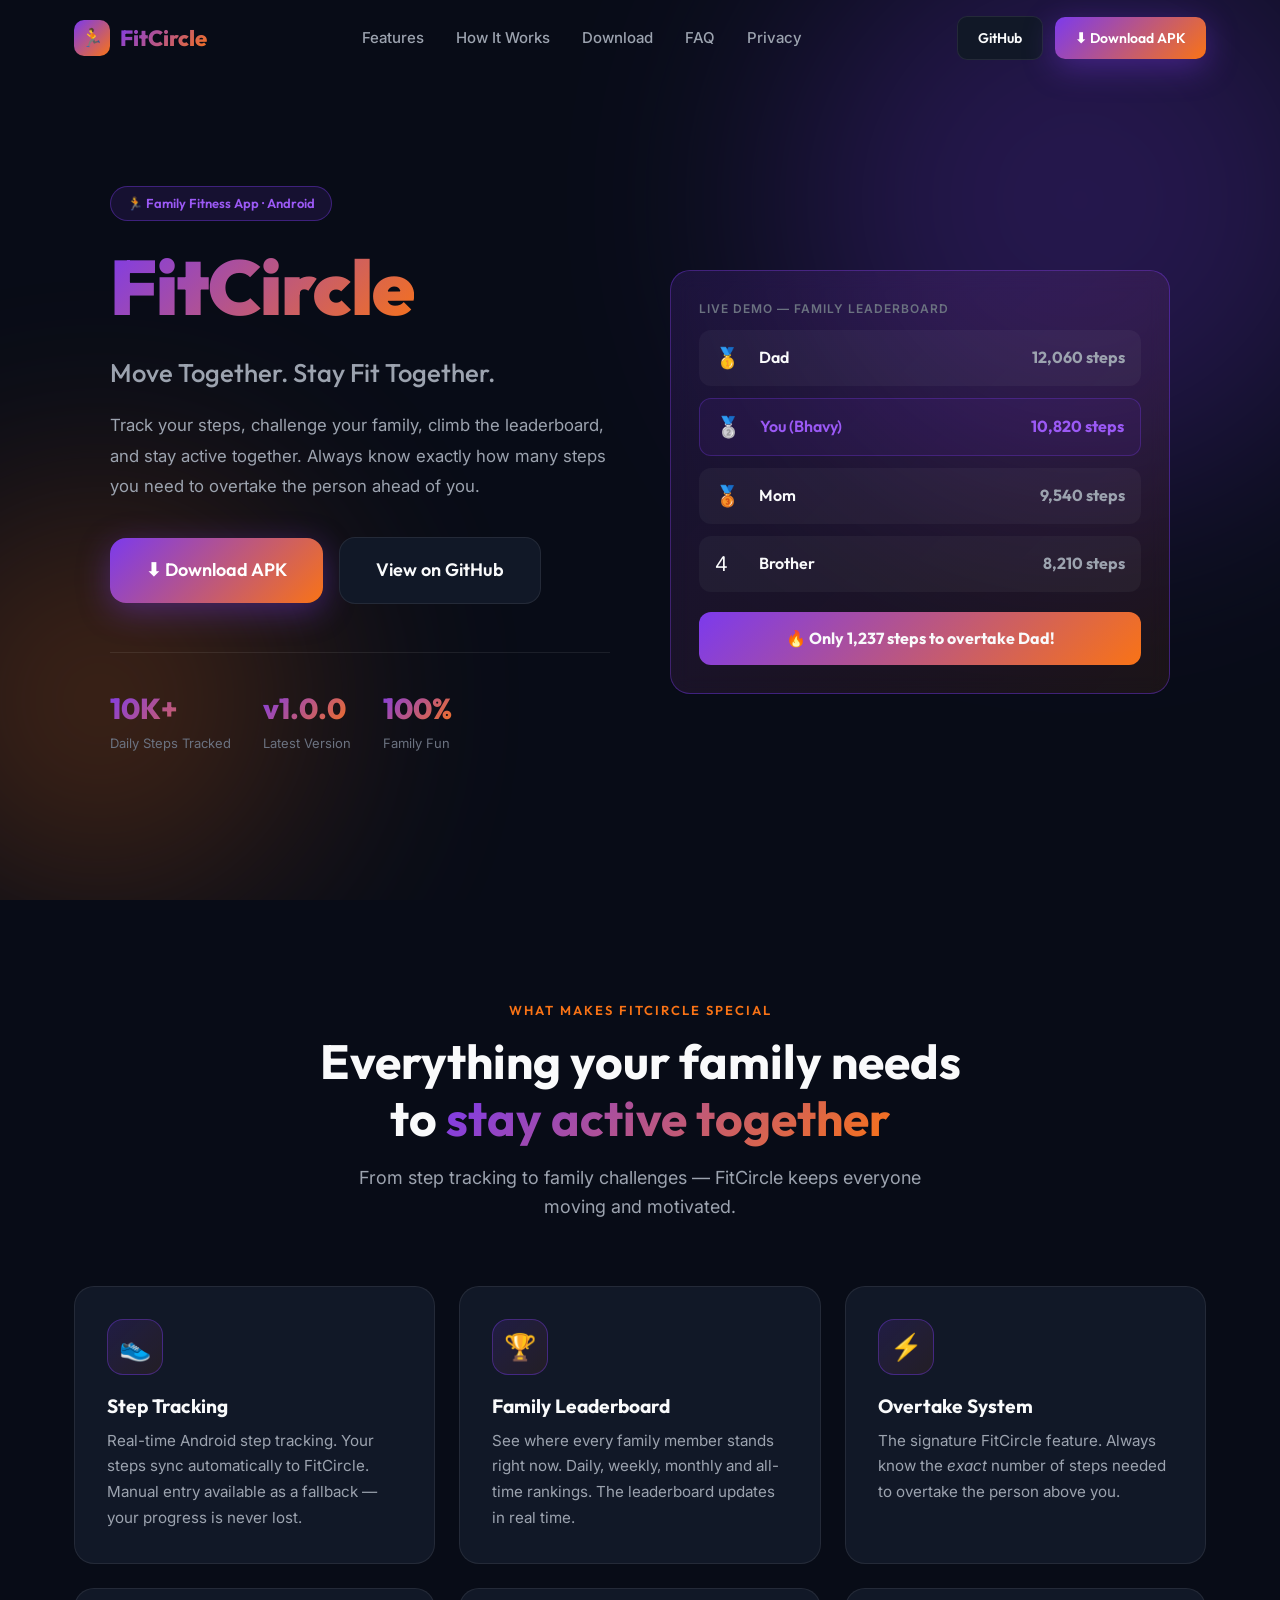
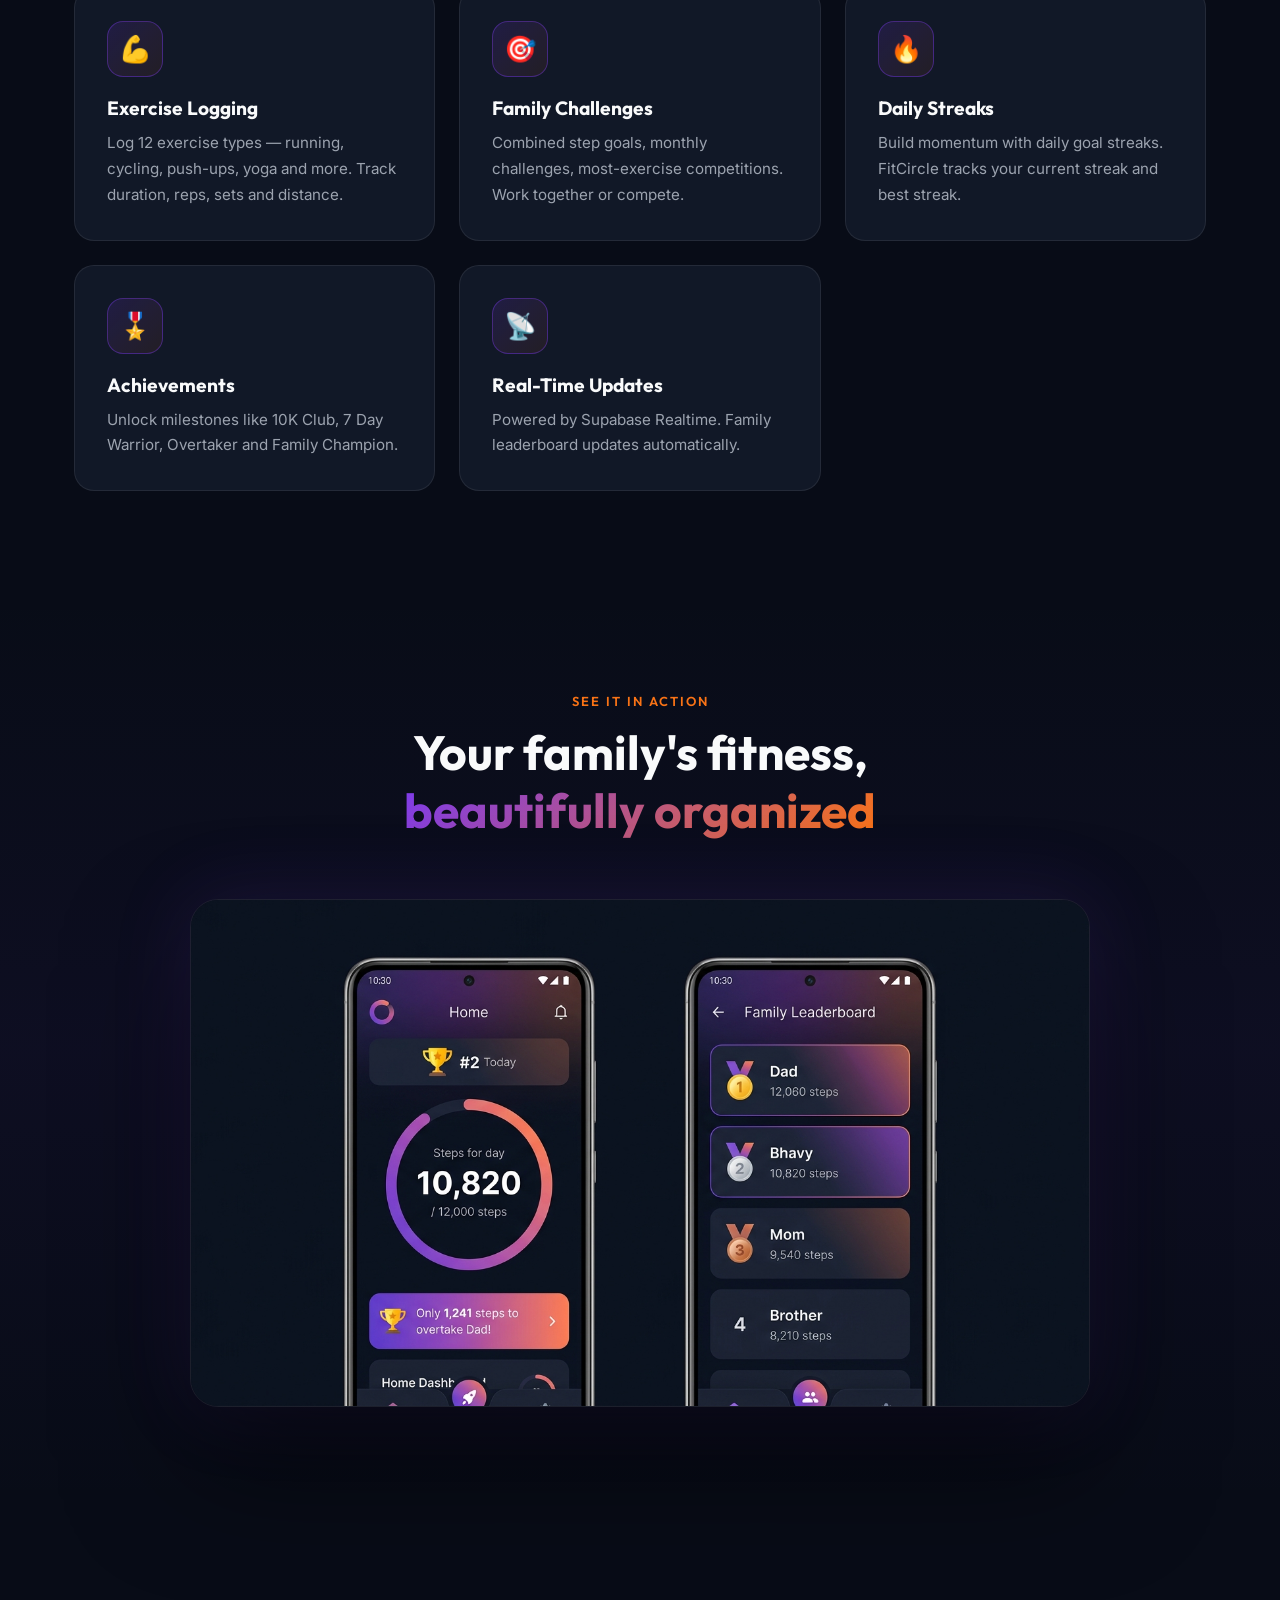
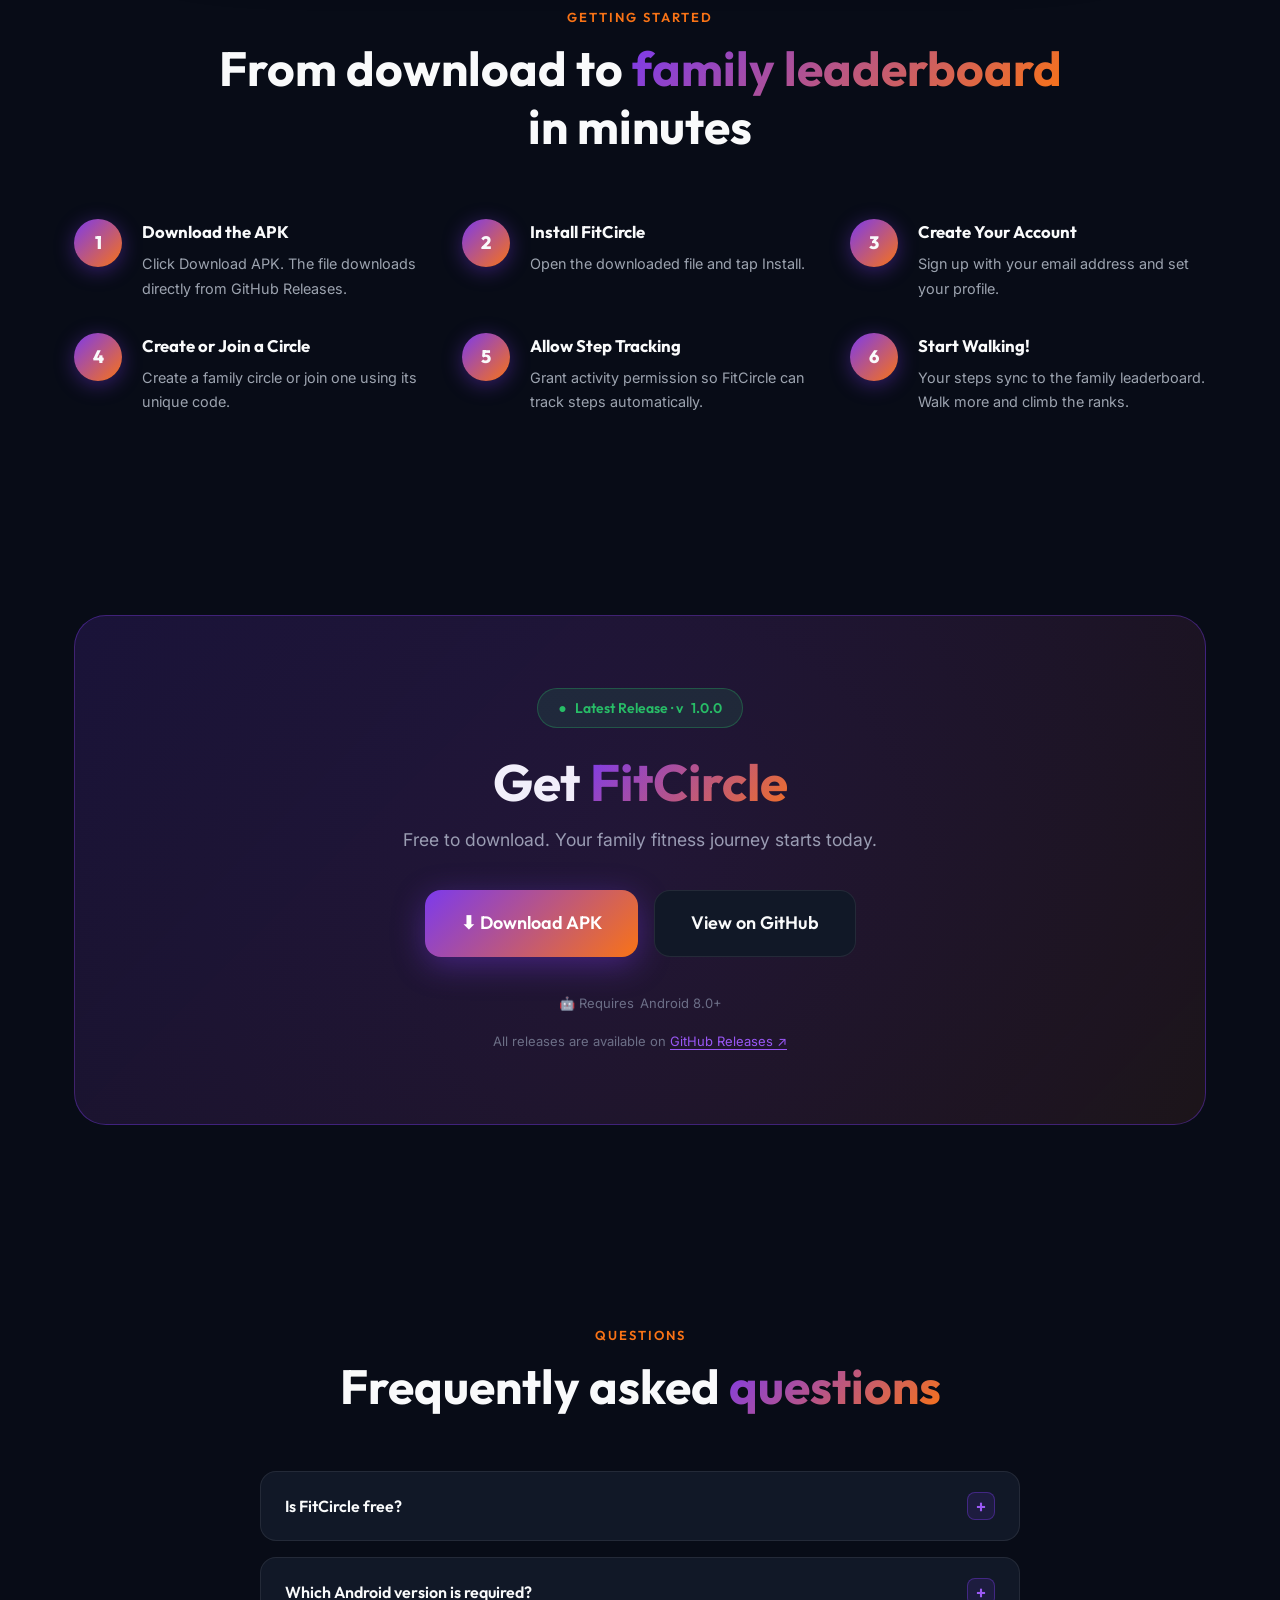
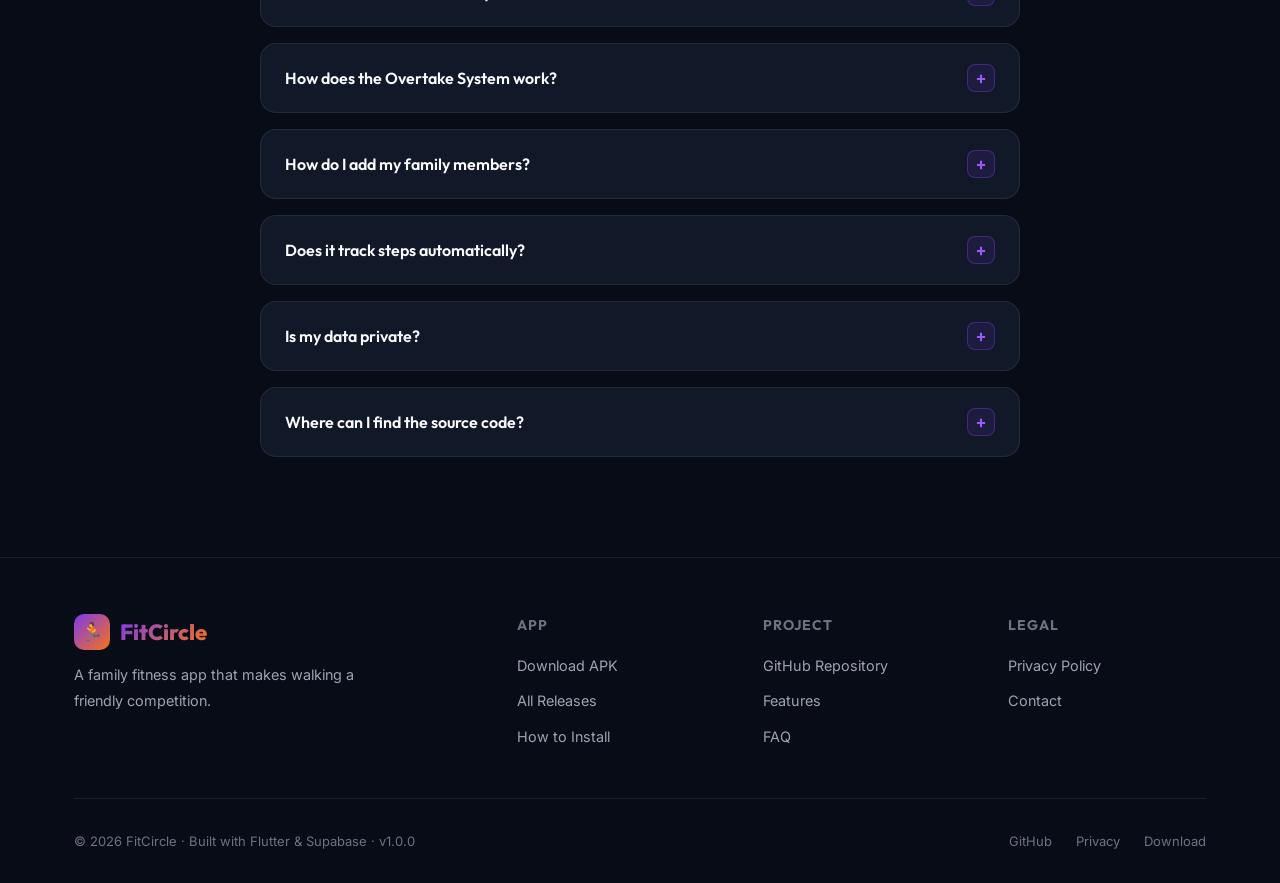
<file: FitCircle/website/index.html>
<!DOCTYPE html>
<html lang="en">
<head>
<meta charset="UTF-8">
<meta name="viewport" content="width=device-width, initial-scale=1.0">
<title>FitCircle — Move Together. Stay Fit Together.</title>
<meta name="description" content="FitCircle is a family fitness app where you track steps, compete on a family leaderboard, and stay active together.">
<link rel="icon" href="data:image/svg+xml,<svg xmlns='http://www.w3.org/2000/svg' viewBox='0 0 100 100'><text y='.9em' font-size='90'>🏃</text></svg>">
<link rel="stylesheet" href="css/styles.css">
</head>
<body>

<nav class="navbar" id="navbar" role="navigation" aria-label="Main navigation">
<div class="container"><div class="nav-inner">
<a href="#hero" class="nav-logo" aria-label="FitCircle home"><div class="nav-logo-icon">🏃</div><span class="gradient-text">FitCircle</span></a>
<ul class="nav-links" role="list">
<li><a href="#features">Features</a></li><li><a href="#how-it-works">How It Works</a></li><li><a href="#download">Download</a></li><li><a href="#faq">FAQ</a></li><li><a href="privacy.html">Privacy</a></li>
</ul>
<div class="nav-actions">
<a href="https://github.com/bhavycharaya/FitCircle" data-href="https://github.com/bhavycharaya/FitCircle" class="btn btn-secondary btn-sm" target="_blank" rel="noopener noreferrer">GitHub</a>
<a href="https://github.com/bhavycharaya/FitCircle/releases/download/v1.0.0/app-release.apk" data-href="https://github.com/bhavycharaya/FitCircle/releases/download/v1.0.0/app-release.apk" class="btn btn-primary btn-sm">⬇ Download APK</a>
</div>
<button class="hamburger" id="menuOpen" aria-label="Open menu" aria-expanded="false"><span></span><span></span><span></span></button>
</div></div>
</nav>

<div class="mobile-menu" id="mobileMenu" role="dialog" aria-label="Mobile navigation">
<button class="mobile-menu-close" id="menuClose" aria-label="Close menu">✕</button>
<a href="#features">Features</a><a href="#how-it-works">How It Works</a><a href="#download">Download</a><a href="#faq">FAQ</a><a href="privacy.html">Privacy</a>
<a href="https://github.com/bhavycharaya/FitCircle" data-href="https://github.com/bhavycharaya/FitCircle" target="_blank" rel="noopener noreferrer">GitHub ↗</a>
<a href="https://github.com/bhavycharaya/FitCircle/releases/download/v1.0.0/app-release.apk" data-href="https://github.com/bhavycharaya/FitCircle/releases/download/v1.0.0/app-release.apk" class="btn btn-primary">⬇ Download APK</a>
</div>

<section class="hero" id="hero" aria-labelledby="hero-heading">
<div class="hero-bg" aria-hidden="true"><div class="hero-glow hero-glow-1"></div><div class="hero-glow hero-glow-2"></div></div>
<div class="container"><div class="hero-grid">
<div class="hero-content">
<div class="hero-eyebrow"><span class="badge">🏃 Family Fitness App · Android</span></div>
<h1 class="hero-title" id="hero-heading"><span class="gradient-text">FitCircle</span></h1>
<p class="hero-tagline">Move Together. Stay Fit Together.</p>
<p class="hero-description">Track your steps, challenge your family, climb the leaderboard, and stay active together. Always know exactly how many steps you need to overtake the person ahead of you.</p>
<div class="hero-actions">
<a href="https://github.com/bhavycharaya/FitCircle/releases/download/v1.0.0/app-release.apk" data-href="https://github.com/bhavycharaya/FitCircle/releases/download/v1.0.0/app-release.apk" class="btn btn-primary btn-lg">⬇ Download APK</a>
<a href="https://github.com/bhavycharaya/FitCircle" data-href="https://github.com/bhavycharaya/FitCircle" class="btn btn-secondary btn-lg" target="_blank" rel="noopener noreferrer">View on GitHub</a>
</div>
<div class="hero-stats"><div class="hero-stat"><div class="hero-stat-number gradient-text">10K+</div><div class="hero-stat-label">Daily Steps Tracked</div></div><div class="hero-stat"><div class="hero-stat-number gradient-text">v<span data-config="APP_VERSION">1.0.0</span></div><div class="hero-stat-label">Latest Version</div></div><div class="hero-stat"><div class="hero-stat-number gradient-text">100%</div><div class="hero-stat-label">Family Fun</div></div></div>
</div>
<div class="hero-visual" aria-label="App preview" aria-hidden="true"><div class="overtake-card">
<p style="font-size:12px;color:var(--text-muted);margin-bottom:12px;font-weight:600;letter-spacing:1px;text-transform:uppercase;">Live Demo — Family Leaderboard</p>
<div class="leaderboard-preview">
<div class="lb-row"><span class="lb-rank">🥇</span><span class="lb-name">Dad</span><span class="lb-steps">12,060 steps</span></div>
<div class="lb-row you"><span class="lb-rank">🥈</span><span class="lb-name">You (Bhavy)</span><span class="lb-steps">10,820 steps</span></div>
<div class="lb-row"><span class="lb-rank">🥉</span><span class="lb-name">Mom</span><span class="lb-steps">9,540 steps</span></div>
<div class="lb-row"><span class="lb-rank">4</span><span class="lb-name">Brother</span><span class="lb-steps">8,210 steps</span></div>
</div>
<div class="overtake-message" id="overtake-message-demo">🔥 Only <span id="overtakeSteps">1,241</span> steps to overtake Dad!</div>
</div></div>
</div></div>
</section>

<section class="features" id="features" aria-labelledby="features-heading"><div class="container">
<div class="features-header reveal"><span class="section-label">What Makes FitCircle Special</span><h2 class="section-title" id="features-heading">Everything your family needs<br>to <span class="gradient-text">stay active together</span></h2><p class="section-subtitle">From step tracking to family challenges — FitCircle keeps everyone moving and motivated.</p></div>
<div class="features-grid">
<article class="feature-card reveal"><div class="feature-icon">👟</div><h3 class="feature-title">Step Tracking</h3><p class="feature-desc">Real-time Android step tracking. Your steps sync automatically to FitCircle. Manual entry available as a fallback — your progress is never lost.</p></article>
<article class="feature-card reveal"><div class="feature-icon">🏆</div><h3 class="feature-title">Family Leaderboard</h3><p class="feature-desc">See where every family member stands right now. Daily, weekly, monthly and all-time rankings. The leaderboard updates in real time.</p></article>
<article class="feature-card reveal"><div class="feature-icon">⚡</div><h3 class="feature-title">Overtake System</h3><p class="feature-desc">The signature FitCircle feature. Always know the <em>exact</em> number of steps needed to overtake the person above you.</p></article>
<article class="feature-card reveal"><div class="feature-icon">💪</div><h3 class="feature-title">Exercise Logging</h3><p class="feature-desc">Log 12 exercise types — running, cycling, push-ups, yoga and more. Track duration, reps, sets and distance.</p></article>
<article class="feature-card reveal"><div class="feature-icon">🎯</div><h3 class="feature-title">Family Challenges</h3><p class="feature-desc">Combined step goals, monthly challenges, most-exercise competitions. Work together or compete.</p></article>
<article class="feature-card reveal"><div class="feature-icon">🔥</div><h3 class="feature-title">Daily Streaks</h3><p class="feature-desc">Build momentum with daily goal streaks. FitCircle tracks your current streak and best streak.</p></article>
<article class="feature-card reveal"><div class="feature-icon">🎖️</div><h3 class="feature-title">Achievements</h3><p class="feature-desc">Unlock milestones like 10K Club, 7 Day Warrior, Overtaker and Family Champion.</p></article>
<article class="feature-card reveal"><div class="feature-icon">📡</div><h3 class="feature-title">Real-Time Updates</h3><p class="feature-desc">Powered by Supabase Realtime. Family leaderboard updates automatically.</p></article>
</div></div></section>

<section class="preview" id="preview" aria-labelledby="preview-heading"><div class="container">
<div class="preview-header reveal"><span class="section-label">See It In Action</span><h2 class="section-title" id="preview-heading">Your family's fitness,<br><span class="gradient-text">beautifully organized</span></h2></div>
<div class="preview-image-wrap reveal"><img src="assets/images/app-mockup.jpg" alt="FitCircle app showing the home dashboard with step progress ring and family leaderboard" loading="lazy" width="900" height="506"></div>
</div></section>

<section class="how-it-works" id="how-it-works" aria-labelledby="how-heading"><div class="container">
<div class="how-header reveal"><span class="section-label">Getting Started</span><h2 class="section-title" id="how-heading">From download to <span class="gradient-text">family leaderboard</span><br>in minutes</h2></div>
<div class="steps-grid">
<div class="step-card reveal"><div class="step-number">1</div><div><p class="step-title">Download the APK</p><p class="step-desc">Click Download APK. The file downloads directly from GitHub Releases.</p></div></div>
<div class="step-card reveal"><div class="step-number">2</div><div><p class="step-title">Install FitCircle</p><p class="step-desc">Open the downloaded file and tap Install.</p></div></div>
<div class="step-card reveal"><div class="step-number">3</div><div><p class="step-title">Create Your Account</p><p class="step-desc">Sign up with your email address and set your profile.</p></div></div>
<div class="step-card reveal"><div class="step-number">4</div><div><p class="step-title">Create or Join a Circle</p><p class="step-desc">Create a family circle or join one using its unique code.</p></div></div>
<div class="step-card reveal"><div class="step-number">5</div><div><p class="step-title">Allow Step Tracking</p><p class="step-desc">Grant activity permission so FitCircle can track steps automatically.</p></div></div>
<div class="step-card reveal"><div class="step-number">6</div><div><p class="step-title">Start Walking!</p><p class="step-desc">Your steps sync to the family leaderboard. Walk more and climb the ranks.</p></div></div>
</div></div></section>

<section class="download" id="download" aria-labelledby="download-heading"><div class="container"><div class="download-inner reveal">
<div class="download-version-badge"><span>●</span> Latest Release · v<span data-config="APP_VERSION">1.0.0</span></div>
<h2 class="download-title" id="download-heading">Get <span class="gradient-text">FitCircle</span></h2>
<p class="download-subtitle">Free to download. Your family fitness journey starts today.</p>
<div class="download-actions">
<a href="https://github.com/bhavycharaya/FitCircle/releases/download/v1.0.0/app-release.apk" data-href="https://github.com/bhavycharaya/FitCircle/releases/download/v1.0.0/app-release.apk" class="btn btn-primary btn-lg">⬇ Download APK</a>
<a href="https://github.com/bhavycharaya/FitCircle" data-href="https://github.com/bhavycharaya/FitCircle" class="btn btn-secondary btn-lg" target="_blank" rel="noopener noreferrer">View on GitHub</a>
</div>
<div class="android-badge">🤖 Requires <span data-config="MIN_ANDROID_VERSION">Android 8.0+</span></div>
<p class="download-note" style="margin-top:16px;">All releases are available on <a href="https://github.com/bhavycharaya/FitCircle/releases" data-href="https://github.com/bhavycharaya/FitCircle/releases" target="_blank" rel="noopener noreferrer">GitHub Releases ↗</a></p>
</div></div></section>

<section class="faq" id="faq" aria-labelledby="faq-heading"><div class="container">
<div class="faq-header reveal"><span class="section-label">Questions</span><h2 class="section-title" id="faq-heading">Frequently asked <span class="gradient-text">questions</span></h2></div>
<div class="faq-list" role="list">
<div class="faq-item reveal"><button class="faq-question" aria-expanded="false" id="faq-q1" aria-controls="faq-a1">Is FitCircle free?<span class="faq-icon">+</span></button><div class="faq-answer" id="faq-a1"><p class="faq-answer-inner">Yes — FitCircle is completely free to download and use.</p></div></div>
<div class="faq-item reveal"><button class="faq-question" aria-expanded="false" id="faq-q2" aria-controls="faq-a2">Which Android version is required?<span class="faq-icon">+</span></button><div class="faq-answer" id="faq-a2"><p class="faq-answer-inner">FitCircle requires Android 8.0 (Oreo) or later.</p></div></div>
<div class="faq-item reveal"><button class="faq-question" aria-expanded="false" id="faq-q3" aria-controls="faq-a3">How does the Overtake System work?<span class="faq-icon">+</span></button><div class="faq-answer" id="faq-a3"><p class="faq-answer-inner">FitCircle finds the person directly above you and calculates the exact number of extra steps needed to overtake them.</p></div></div>
<div class="faq-item reveal"><button class="faq-question" aria-expanded="false" id="faq-q4" aria-controls="faq-a4">How do I add my family members?<span class="faq-icon">+</span></button><div class="faq-answer" id="faq-a4"><p class="faq-answer-inner">Create a family circle, share its unique code, and family members can enter that code to join.</p></div></div>
<div class="faq-item reveal"><button class="faq-question" aria-expanded="false" id="faq-q5" aria-controls="faq-a5">Does it track steps automatically?<span class="faq-icon">+</span></button><div class="faq-answer" id="faq-a5"><p class="faq-answer-inner">Yes. FitCircle uses the Android step counter sensor. Manual entry is available as a fallback.</p></div></div>
<div class="faq-item reveal"><button class="faq-question" aria-expanded="false" id="faq-q6" aria-controls="faq-a6">Is my data private?<span class="faq-icon">+</span></button><div class="faq-answer" id="faq-a6"><p class="faq-answer-inner">Fitness data is restricted to family-circle members using Supabase Row Level Security. See our <a href="privacy.html">Privacy Policy</a> for details.</p></div></div>
<div class="faq-item reveal"><button class="faq-question" aria-expanded="false" id="faq-q7" aria-controls="faq-a7">Where can I find the source code?<span class="faq-icon">+</span></button><div class="faq-answer" id="faq-a7"><p class="faq-answer-inner">The complete FitCircle source code is available on <a href="https://github.com/bhavycharaya/FitCircle" target="_blank" rel="noopener noreferrer">GitHub ↗</a>.</p></div></div>
</div></div></section>

<footer class="footer"><div class="container"><div class="footer-grid">
<div class="footer-brand"><a href="#hero" class="nav-logo"><div class="nav-logo-icon">🏃</div><span class="gradient-text">FitCircle</span></a><p>A family fitness app that makes walking a friendly competition.</p></div>
<nav class="footer-col"><p class="footer-col-title">App</p><ul><li><a href="#download">Download APK</a></li><li><a href="https://github.com/bhavycharaya/FitCircle/releases" target="_blank" rel="noopener noreferrer">All Releases</a></li><li><a href="#how-it-works">How to Install</a></li></ul></nav>
<nav class="footer-col"><p class="footer-col-title">Project</p><ul><li><a href="https://github.com/bhavycharaya/FitCircle" target="_blank" rel="noopener noreferrer">GitHub Repository</a></li><li><a href="#features">Features</a></li><li><a href="#faq">FAQ</a></li></ul></nav>
<nav class="footer-col"><p class="footer-col-title">Legal</p><ul><li><a href="privacy.html">Privacy Policy</a></li><li><a href="#faq">Contact</a></li></ul></nav>
</div>
<div class="footer-bottom"><p>© 2026 FitCircle · Built with Flutter &amp; Supabase · v<span data-config="APP_VERSION">1.0.0</span></p><div class="footer-bottom-links"><a href="https://github.com/bhavycharaya/FitCircle" target="_blank" rel="noopener noreferrer">GitHub</a><a href="privacy.html">Privacy</a><a href="#download">Download</a></div></div>
</div></footer>

<script src="js/config.js"></script>
<script src="js/main.js"></script>
</body>
</html>
</file>
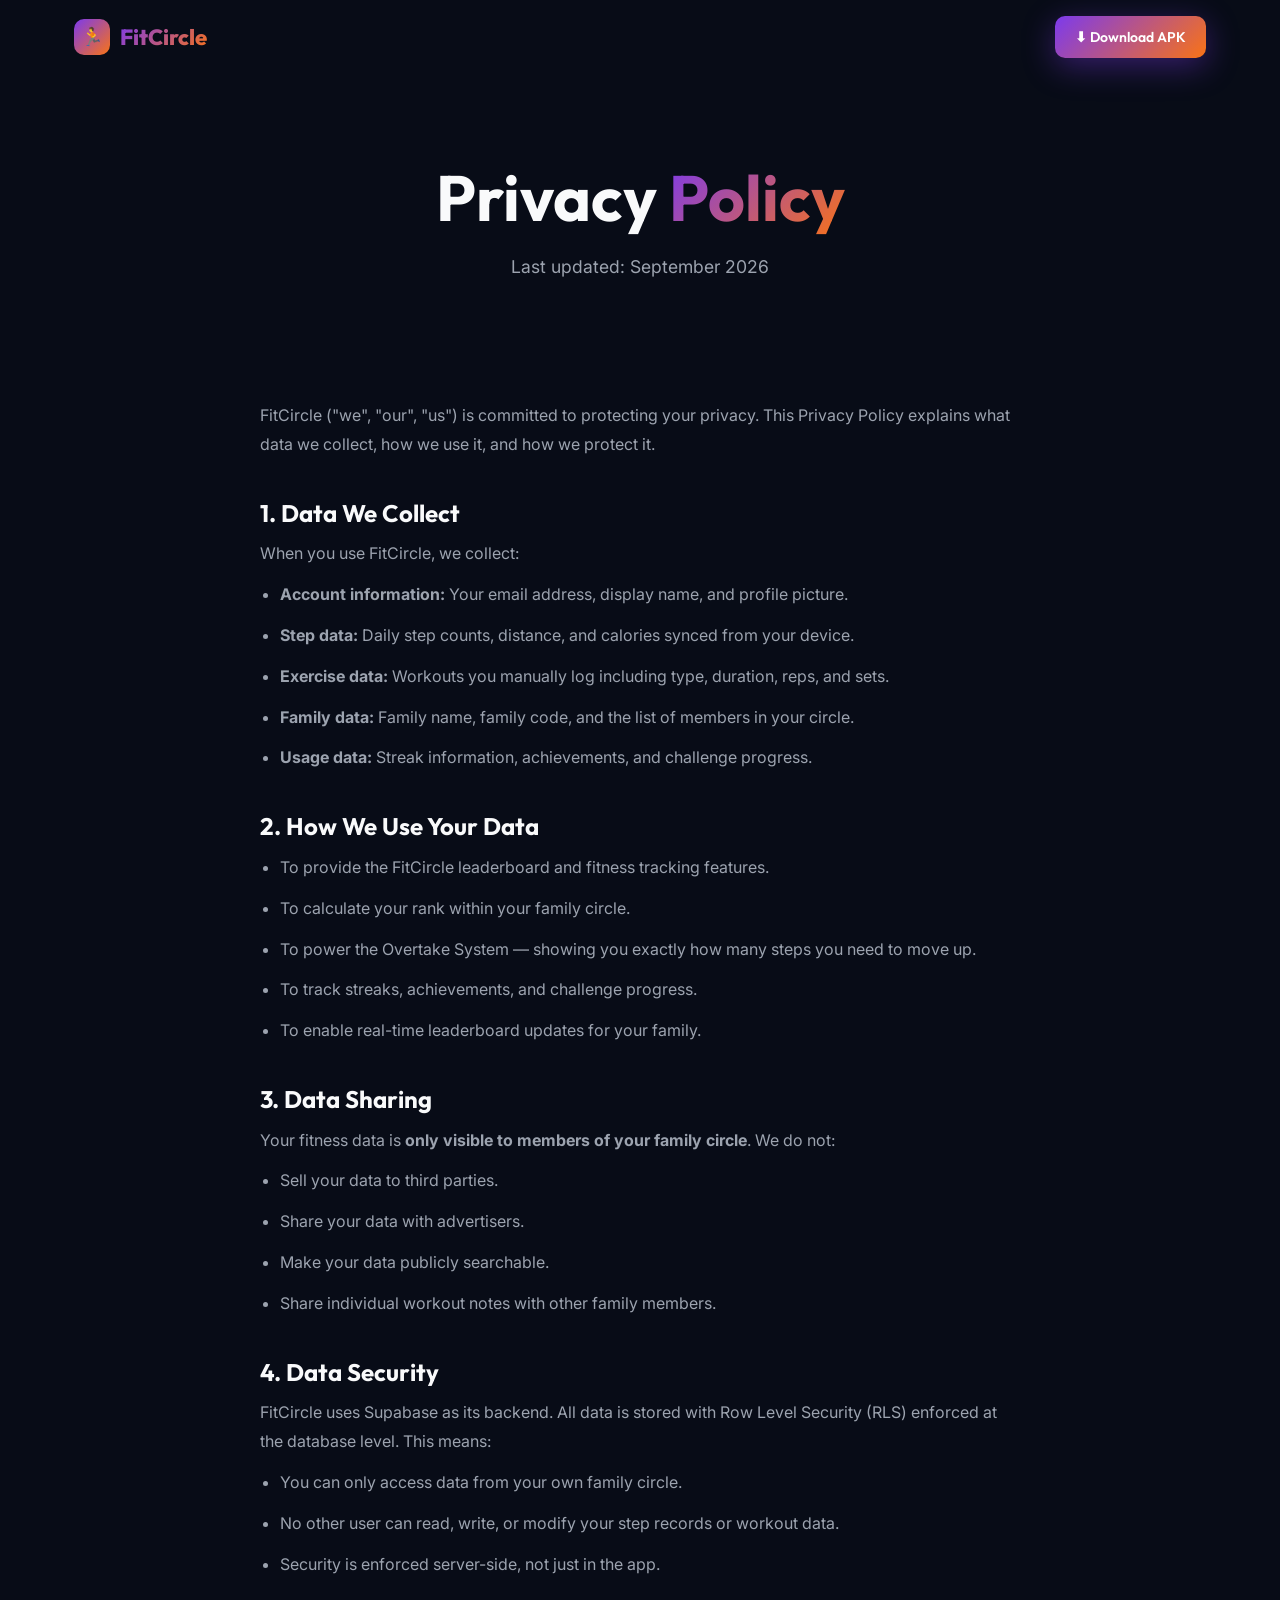
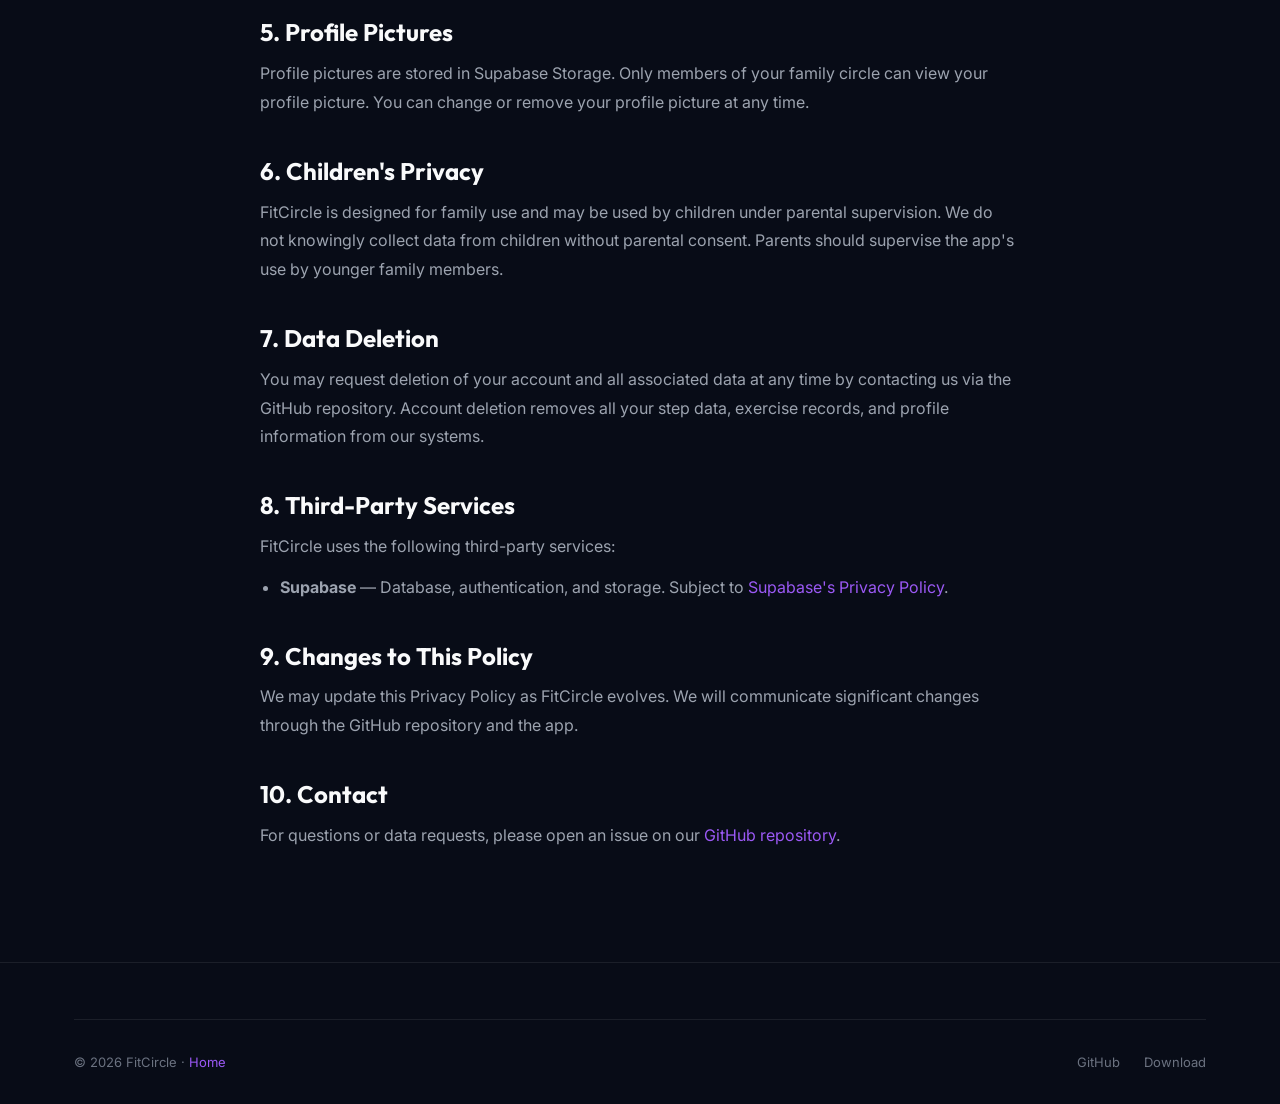
<file: FitCircle/website/privacy.html>
<!DOCTYPE html>
<html lang="en">
<head>
  <meta charset="UTF-8" />
  <meta name="viewport" content="width=device-width, initial-scale=1.0" />
  <title>Privacy Policy — FitCircle</title>
  <meta name="description" content="FitCircle Privacy Policy — how we handle your family's fitness data." />
  <link rel="icon" href="data:image/svg+xml,<svg xmlns='http://www.w3.org/2000/svg' viewBox='0 0 100 100'><text y='.9em' font-size='90'>🏃</text></svg>" />
  <link rel="stylesheet" href="css/styles.css" />
</head>
<body>

<nav class="navbar scrolled" role="navigation" aria-label="Main navigation">
  <div class="container">
    <div class="nav-inner">
      <a href="index.html" class="nav-logo" aria-label="FitCircle home">
        <div class="nav-logo-icon" aria-hidden="true">🏃</div>
        <span class="gradient-text">FitCircle</span>
      </a>
      <div class="nav-actions">
        <a href="index.html#download" class="btn btn-primary btn-sm">⬇ Download APK</a>
      </div>
    </div>
  </div>
</nav>

<main>
  <div class="page-hero">
    <div class="container">
      <h1>Privacy <span class="gradient-text">Policy</span></h1>
      <p>Last updated: September 2026</p>
    </div>
  </div>

  <div class="container">
    <div class="page-content">

      <p>FitCircle ("we", "our", "us") is committed to protecting your privacy. This Privacy Policy explains what data we collect, how we use it, and how we protect it.</p>

      <h2>1. Data We Collect</h2>
      <p>When you use FitCircle, we collect:</p>
      <ul>
        <li><strong>Account information:</strong> Your email address, display name, and profile picture.</li>
        <li><strong>Step data:</strong> Daily step counts, distance, and calories synced from your device.</li>
        <li><strong>Exercise data:</strong> Workouts you manually log including type, duration, reps, and sets.</li>
        <li><strong>Family data:</strong> Family name, family code, and the list of members in your circle.</li>
        <li><strong>Usage data:</strong> Streak information, achievements, and challenge progress.</li>
      </ul>

      <h2>2. How We Use Your Data</h2>
      <ul>
        <li>To provide the FitCircle leaderboard and fitness tracking features.</li>
        <li>To calculate your rank within your family circle.</li>
        <li>To power the Overtake System — showing you exactly how many steps you need to move up.</li>
        <li>To track streaks, achievements, and challenge progress.</li>
        <li>To enable real-time leaderboard updates for your family.</li>
      </ul>

      <h2>3. Data Sharing</h2>
      <p>Your fitness data is <strong>only visible to members of your family circle</strong>. We do not:</p>
      <ul>
        <li>Sell your data to third parties.</li>
        <li>Share your data with advertisers.</li>
        <li>Make your data publicly searchable.</li>
        <li>Share individual workout notes with other family members.</li>
      </ul>

      <h2>4. Data Security</h2>
      <p>FitCircle uses Supabase as its backend. All data is stored with Row Level Security (RLS) enforced at the database level. This means:</p>
      <ul>
        <li>You can only access data from your own family circle.</li>
        <li>No other user can read, write, or modify your step records or workout data.</li>
        <li>Security is enforced server-side, not just in the app.</li>
      </ul>

      <h2>5. Profile Pictures</h2>
      <p>Profile pictures are stored in Supabase Storage. Only members of your family circle can view your profile picture. You can change or remove your profile picture at any time.</p>

      <h2>6. Children's Privacy</h2>
      <p>FitCircle is designed for family use and may be used by children under parental supervision. We do not knowingly collect data from children without parental consent. Parents should supervise the app's use by younger family members.</p>

      <h2>7. Data Deletion</h2>
      <p>You may request deletion of your account and all associated data at any time by contacting us via the GitHub repository. Account deletion removes all your step data, exercise records, and profile information from our systems.</p>

      <h2>8. Third-Party Services</h2>
      <p>FitCircle uses the following third-party services:</p>
      <ul>
        <li><strong>Supabase</strong> — Database, authentication, and storage. Subject to <a href="https://supabase.com/privacy" target="_blank" rel="noopener noreferrer" style="color:var(--purple-light)">Supabase's Privacy Policy</a>.</li>
      </ul>

      <h2>9. Changes to This Policy</h2>
      <p>We may update this Privacy Policy as FitCircle evolves. We will communicate significant changes through the GitHub repository and the app.</p>

      <h2>10. Contact</h2>
      <p>For questions or data requests, please open an issue on our <a href="https://github.com/bhavycharaya/FitCircle" target="_blank" rel="noopener noreferrer" style="color:var(--purple-light)">GitHub repository</a>.</p>

    </div>
  </div>
</main>

<footer class="footer" role="contentinfo" style="margin-top: 0;">
  <div class="container">
    <div class="footer-bottom">
      <p>© 2026 FitCircle · <a href="index.html" style="color:var(--purple-light)">Home</a></p>
      <div class="footer-bottom-links">
        <a href="https://github.com/bhavycharaya/FitCircle" target="_blank" rel="noopener noreferrer">GitHub</a>
        <a href="index.html#download">Download</a>
      </div>
    </div>
  </div>
</footer>

<script src="js/config.js"></script>
<script>
  // Inject config values
  document.querySelectorAll('[data-href]').forEach(el => {
    const key = el.dataset.href;
    if (window.FITCIRCLE_CONFIG && window.FITCIRCLE_CONFIG[key]) {
      el.href = window.FITCIRCLE_CONFIG[key];
    }
  });
  // Navbar scroll
  const nav = document.querySelector('.navbar');
  window.addEventListener('scroll', () => nav.classList.toggle('scrolled', window.scrollY > 20), { passive: true });
</script>
</body>
</html>
</file>
<file: FitCircle/website/css/styles.css>
/* =========================================================
   FitCircle Website — Master Stylesheet
   Design System: Dark Navy + Purple/Orange Gradient
   Font: Outfit (headings) + Inter (body)
   ========================================================= */

@import url('https://fonts.googleapis.com/css2?family=Outfit:wght@300;400;500;600;700;800;900&family=Inter:wght@300;400;500;600&display=swap');

/* ── CSS Custom Properties ─────────────────────────────── */
:root {
  /* Colors */
  --bg-primary:    #080C17;
  --bg-secondary:  #0D1224;
  --bg-card:       #111827;
  --bg-card-hover: #161E30;

  --purple:        #7C3AED;
  --purple-light:  #9B59F5;
  --orange:        #F97316;
  --orange-light:  #FB923C;
  --green:         #22C55E;
  --gold:          #F59E0B;

  --gradient-main: linear-gradient(135deg, #7C3AED 0%, #F97316 100%);
  --gradient-card: linear-gradient(135deg, rgba(124,58,237,0.15) 0%, rgba(249,115,22,0.08) 100%);
  --gradient-glow: linear-gradient(135deg, rgba(124,58,237,0.3) 0%, rgba(249,115,22,0.2) 100%);

  --text-primary:   #F9FAFB;
  --text-secondary: #9CA3AF;
  --text-muted:     #6B7280;

  --border:         rgba(255,255,255,0.08);
  --border-accent:  rgba(124,58,237,0.4);

  /* Spacing */
  --section-pad: 100px 0;
  --card-radius: 20px;

  /* Transitions */
  --trans-fast: 0.2s ease;
  --trans-med:  0.35s ease;
  --trans-slow: 0.6s ease;
}

/* ── Reset & Base ───────────────────────────────────────── */
*, *::before, *::after { box-sizing: border-box; margin: 0; padding: 0; }

html { scroll-behavior: smooth; }

body {
  font-family: 'Inter', sans-serif;
  background-color: var(--bg-primary);
  color: var(--text-primary);
  line-height: 1.6;
  overflow-x: hidden;
}

h1, h2, h3, h4, h5 {
  font-family: 'Outfit', sans-serif;
  font-weight: 700;
  line-height: 1.2;
}

a { text-decoration: none; color: inherit; }
img { max-width: 100%; display: block; }
ul { list-style: none; }

/* ── Utility Classes ───────────────────────────────────── */
.container {
  max-width: 1180px;
  margin: 0 auto;
  padding: 0 24px;
}

.gradient-text {
  background: var(--gradient-main);
  -webkit-background-clip: text;
  -webkit-text-fill-color: transparent;
  background-clip: text;
}

.badge {
  display: inline-flex;
  align-items: center;
  gap: 6px;
  padding: 6px 16px;
  border-radius: 100px;
  font-size: 13px;
  font-weight: 600;
  font-family: 'Outfit', sans-serif;
  border: 1px solid var(--border-accent);
  background: rgba(124,58,237,0.12);
  color: var(--purple-light);
}

.section-label {
  display: block;
  font-size: 13px;
  font-weight: 600;
  letter-spacing: 2px;
  text-transform: uppercase;
  color: var(--orange);
  margin-bottom: 12px;
  font-family: 'Outfit', sans-serif;
}

.section-title {
  font-size: clamp(2rem, 4vw, 3rem);
  margin-bottom: 16px;
}

.section-subtitle {
  font-size: 1.125rem;
  color: var(--text-secondary);
  max-width: 580px;
  margin: 0 auto;
}

/* ── Buttons ──────────────────────────────────────────── */
.btn {
  display: inline-flex;
  align-items: center;
  gap: 10px;
  padding: 14px 28px;
  border-radius: 14px;
  font-family: 'Outfit', sans-serif;
  font-size: 16px;
  font-weight: 600;
  cursor: pointer;
  border: none;
  transition: all var(--trans-med);
  position: relative;
  overflow: hidden;
}

.btn::before {
  content: '';
  position: absolute;
  inset: 0;
  background: rgba(255,255,255,0.1);
  opacity: 0;
  transition: opacity var(--trans-fast);
}
.btn:hover::before { opacity: 1; }

.btn-primary {
  background: var(--gradient-main);
  color: #fff;
  box-shadow: 0 8px 32px rgba(124,58,237,0.4);
}
.btn-primary:hover {
  transform: translateY(-2px);
  box-shadow: 0 12px 40px rgba(124,58,237,0.55);
}

.btn-secondary {
  background: var(--bg-card);
  color: var(--text-primary);
  border: 1px solid var(--border);
}
.btn-secondary:hover {
  transform: translateY(-2px);
  border-color: var(--border-accent);
  background: var(--bg-card-hover);
}

.btn-outline {
  background: transparent;
  color: var(--purple-light);
  border: 2px solid var(--border-accent);
}
.btn-outline:hover {
  background: rgba(124,58,237,0.12);
  transform: translateY(-2px);
}

.btn-lg {
  padding: 18px 36px;
  font-size: 18px;
  border-radius: 16px;
}

.btn-sm {
  padding: 10px 20px;
  font-size: 14px;
  border-radius: 10px;
}

/* ── Navigation ──────────────────────────────────────── */
.navbar {
  position: fixed;
  top: 0;
  left: 0;
  right: 0;
  z-index: 1000;
  padding: 16px 0;
  transition: all var(--trans-med);
}

.navbar.scrolled {
  background: rgba(8,12,23,0.92);
  backdrop-filter: blur(20px);
  -webkit-backdrop-filter: blur(20px);
  border-bottom: 1px solid var(--border);
  padding: 12px 0;
}

.nav-inner {
  display: flex;
  align-items: center;
  justify-content: space-between;
}

.nav-logo {
  display: flex;
  align-items: center;
  gap: 10px;
  font-family: 'Outfit', sans-serif;
  font-size: 22px;
  font-weight: 800;
}

.nav-logo-icon {
  width: 36px;
  height: 36px;
  background: var(--gradient-main);
  border-radius: 10px;
  display: flex;
  align-items: center;
  justify-content: center;
  font-size: 18px;
}

.nav-links {
  display: flex;
  align-items: center;
  gap: 32px;
}

.nav-links a {
  font-size: 15px;
  font-weight: 500;
  color: var(--text-secondary);
  transition: color var(--trans-fast);
}
.nav-links a:hover { color: var(--text-primary); }

.nav-actions {
  display: flex;
  align-items: center;
  gap: 12px;
}

.hamburger {
  display: none;
  flex-direction: column;
  gap: 5px;
  cursor: pointer;
  padding: 4px;
}
.hamburger span {
  display: block;
  width: 24px;
  height: 2px;
  background: var(--text-primary);
  border-radius: 2px;
  transition: all var(--trans-med);
}

/* ── Hero Section ────────────────────────────────────── */
.hero {
  min-height: 100vh;
  display: flex;
  align-items: center;
  position: relative;
  padding: 120px 0 80px;
  overflow: hidden;
}

.hero-bg {
  position: absolute;
  inset: 0;
  pointer-events: none;
}

.hero-glow {
  position: absolute;
  border-radius: 50%;
  filter: blur(120px);
  opacity: 0.25;
}

.hero-glow-1 {
  width: 600px;
  height: 600px;
  background: var(--purple);
  top: -100px;
  right: -100px;
}

.hero-glow-2 {
  width: 400px;
  height: 400px;
  background: var(--orange);
  bottom: 0;
  left: -100px;
}

.hero-grid {
  display: grid;
  grid-template-columns: 1fr 1fr;
  gap: 60px;
  align-items: center;
  position: relative;
  z-index: 1;
}

.hero-eyebrow {
  margin-bottom: 20px;
}

.hero-title {
  font-size: clamp(3rem, 6vw, 5rem);
  font-weight: 900;
  margin-bottom: 20px;
  letter-spacing: -1px;
}

.hero-tagline {
  font-size: clamp(1.2rem, 2.5vw, 1.6rem);
  color: var(--text-secondary);
  font-weight: 500;
  margin-bottom: 16px;
  font-family: 'Outfit', sans-serif;
}

.hero-description {
  font-size: 1.05rem;
  color: var(--text-secondary);
  margin-bottom: 36px;
  max-width: 500px;
  line-height: 1.8;
}

.hero-actions {
  display: flex;
  align-items: center;
  gap: 16px;
  flex-wrap: wrap;
}

.hero-stats {
  display: flex;
  gap: 32px;
  margin-top: 48px;
  padding-top: 32px;
  border-top: 1px solid var(--border);
}

.hero-stat-number {
  font-family: 'Outfit', sans-serif;
  font-size: 1.8rem;
  font-weight: 800;
}

.hero-stat-label {
  font-size: 13px;
  color: var(--text-muted);
  margin-top: 2px;
}

.hero-visual {
  position: relative;
}

.hero-mockup {
  border-radius: 24px;
  overflow: hidden;
  box-shadow: 0 40px 100px rgba(0,0,0,0.6), 0 0 80px rgba(124,58,237,0.2);
  border: 1px solid var(--border);
  animation: float 6s ease-in-out infinite;
}

@keyframes float {
  0%, 100% { transform: translateY(0px); }
  50%       { transform: translateY(-12px); }
}

/* ── Overtake Showcase ─────────────────────────────── */
.overtake-card {
  background: var(--gradient-card);
  border: 1px solid var(--border-accent);
  border-radius: var(--card-radius);
  padding: 28px;
  margin-top: 24px;
  backdrop-filter: blur(10px);
  animation: float 6s ease-in-out infinite;
  animation-delay: 1s;
}

.leaderboard-preview {
  display: flex;
  flex-direction: column;
  gap: 12px;
  margin-bottom: 20px;
}

.lb-row {
  display: flex;
  align-items: center;
  gap: 12px;
  padding: 12px 16px;
  border-radius: 12px;
  background: rgba(255,255,255,0.04);
  transition: all var(--trans-fast);
}
.lb-row:hover { background: rgba(255,255,255,0.07); }

.lb-rank { font-size: 20px; min-width: 32px; }
.lb-name { flex: 1; font-weight: 600; font-family: 'Outfit', sans-serif; }
.lb-steps { font-weight: 700; font-family: 'Outfit', sans-serif; color: var(--text-secondary); }
.lb-row.you .lb-name { color: var(--purple-light); }
.lb-row.you .lb-steps { color: var(--purple-light); }
.lb-row.you { border: 1px solid rgba(124,58,237,0.3); background: rgba(124,58,237,0.08); }

.overtake-message {
  background: var(--gradient-main);
  border-radius: 12px;
  padding: 14px 18px;
  font-family: 'Outfit', sans-serif;
  font-weight: 700;
  font-size: 1rem;
  text-align: center;
  animation: pulse-glow 2s ease-in-out infinite;
}

@keyframes pulse-glow {
  0%, 100% { box-shadow: 0 0 20px rgba(124,58,237,0.4); }
  50%       { box-shadow: 0 0 40px rgba(249,115,22,0.5); }
}

/* ── Features Section ────────────────────────────────── */
.features {
  padding: var(--section-pad);
}

.features-header {
  text-align: center;
  margin-bottom: 64px;
}

.features-grid {
  display: grid;
  grid-template-columns: repeat(auto-fit, minmax(280px, 1fr));
  gap: 24px;
}

.feature-card {
  background: var(--bg-card);
  border: 1px solid var(--border);
  border-radius: var(--card-radius);
  padding: 32px;
  transition: all var(--trans-med);
  position: relative;
  overflow: hidden;
}

.feature-card::before {
  content: '';
  position: absolute;
  top: 0;
  left: 0;
  right: 0;
  height: 2px;
  background: var(--gradient-main);
  opacity: 0;
  transition: opacity var(--trans-med);
}

.feature-card:hover {
  transform: translateY(-6px);
  border-color: var(--border-accent);
  background: var(--bg-card-hover);
}

.feature-card:hover::before { opacity: 1; }

.feature-icon {
  width: 56px;
  height: 56px;
  border-radius: 16px;
  background: var(--gradient-card);
  border: 1px solid var(--border-accent);
  display: flex;
  align-items: center;
  justify-content: center;
  font-size: 26px;
  margin-bottom: 20px;
}

.feature-title {
  font-size: 1.2rem;
  font-family: 'Outfit', sans-serif;
  font-weight: 700;
  margin-bottom: 10px;
}

.feature-desc {
  color: var(--text-secondary);
  font-size: 0.95rem;
  line-height: 1.7;
}

/* ── App Preview Section ─────────────────────────────── */
.preview {
  padding: var(--section-pad);
  background: linear-gradient(180deg, transparent 0%, rgba(124,58,237,0.05) 50%, transparent 100%);
}

.preview-header {
  text-align: center;
  margin-bottom: 60px;
}

.preview-image-wrap {
  border-radius: 28px;
  overflow: hidden;
  box-shadow: 0 60px 120px rgba(0,0,0,0.5), 0 0 80px rgba(124,58,237,0.15);
  border: 1px solid var(--border);
  max-width: 900px;
  margin: 0 auto;
}

.preview-image-wrap img {
  width: 100%;
  object-fit: cover;
}

/* ── How It Works ────────────────────────────────────── */
.how-it-works {
  padding: var(--section-pad);
}

.how-header { text-align: center; margin-bottom: 64px; }

.steps-grid {
  display: grid;
  grid-template-columns: repeat(auto-fit, minmax(260px, 1fr));
  gap: 32px;
}

.step-card {
  display: flex;
  gap: 20px;
  align-items: flex-start;
}

.step-number {
  flex-shrink: 0;
  width: 48px;
  height: 48px;
  border-radius: 50%;
  background: var(--gradient-main);
  display: flex;
  align-items: center;
  justify-content: center;
  font-family: 'Outfit', sans-serif;
  font-weight: 800;
  font-size: 18px;
  box-shadow: 0 4px 20px rgba(124,58,237,0.4);
}

.step-title {
  font-family: 'Outfit', sans-serif;
  font-size: 1.05rem;
  font-weight: 700;
  margin-bottom: 6px;
}

.step-desc {
  font-size: 0.9rem;
  color: var(--text-secondary);
  line-height: 1.7;
}

/* ── Download Section ─────────────────────────────────── */
.download {
  padding: var(--section-pad);
}

.download-inner {
  background: var(--gradient-card);
  border: 1px solid var(--border-accent);
  border-radius: 32px;
  padding: 72px 48px;
  text-align: center;
  position: relative;
  overflow: hidden;
}

.download-inner::before {
  content: '';
  position: absolute;
  top: -50%;
  left: -50%;
  width: 200%;
  height: 200%;
  background: radial-gradient(circle at center, rgba(124,58,237,0.08) 0%, transparent 60%);
  pointer-events: none;
}

.download-version-badge {
  display: inline-flex;
  align-items: center;
  gap: 8px;
  padding: 8px 20px;
  border-radius: 100px;
  background: rgba(34,197,94,0.12);
  border: 1px solid rgba(34,197,94,0.3);
  color: var(--green);
  font-family: 'Outfit', sans-serif;
  font-weight: 600;
  font-size: 14px;
  margin-bottom: 24px;
}

.download-title {
  font-size: clamp(2rem, 4vw, 3.2rem);
  margin-bottom: 12px;
}

.download-subtitle {
  color: var(--text-secondary);
  font-size: 1.1rem;
  margin-bottom: 36px;
}

.download-actions {
  display: flex;
  justify-content: center;
  gap: 16px;
  flex-wrap: wrap;
  margin-bottom: 24px;
}

.download-note {
  font-size: 13px;
  color: var(--text-muted);
}

.download-note a {
  color: var(--purple-light);
  text-decoration: underline;
  text-underline-offset: 3px;
}

.android-badge {
  display: inline-flex;
  align-items: center;
  gap: 6px;
  font-size: 13px;
  color: var(--text-muted);
  margin-top: 12px;
}

/* ── FAQ Section ─────────────────────────────────────── */
.faq {
  padding: var(--section-pad);
}

.faq-header { text-align: center; margin-bottom: 56px; }

.faq-list {
  max-width: 760px;
  margin: 0 auto;
  display: flex;
  flex-direction: column;
  gap: 16px;
}

.faq-item {
  background: var(--bg-card);
  border: 1px solid var(--border);
  border-radius: 16px;
  overflow: hidden;
  transition: border-color var(--trans-fast);
}

.faq-item:hover { border-color: var(--border-accent); }
.faq-item.open   { border-color: var(--border-accent); }

.faq-question {
  width: 100%;
  display: flex;
  align-items: center;
  justify-content: space-between;
  padding: 20px 24px;
  background: none;
  border: none;
  color: var(--text-primary);
  font-family: 'Outfit', sans-serif;
  font-size: 1rem;
  font-weight: 600;
  cursor: pointer;
  text-align: left;
  gap: 16px;
}

.faq-icon {
  flex-shrink: 0;
  width: 28px;
  height: 28px;
  border-radius: 8px;
  background: rgba(124,58,237,0.12);
  border: 1px solid var(--border-accent);
  display: flex;
  align-items: center;
  justify-content: center;
  color: var(--purple-light);
  font-size: 18px;
  transition: all var(--trans-fast);
}

.faq-item.open .faq-icon { background: var(--purple); color: #fff; transform: rotate(45deg); }

.faq-answer {
  max-height: 0;
  overflow: hidden;
  transition: max-height var(--trans-med), padding var(--trans-fast);
}

.faq-item.open .faq-answer { max-height: 300px; }

.faq-answer-inner {
  padding: 0 24px 20px;
  color: var(--text-secondary);
  line-height: 1.8;
  font-size: 0.95rem;
}

/* ── Footer ──────────────────────────────────────────── */
.footer {
  border-top: 1px solid var(--border);
  padding: 56px 0 32px;
}

.footer-grid {
  display: grid;
  grid-template-columns: 2fr 1fr 1fr 1fr;
  gap: 48px;
  margin-bottom: 48px;
}

.footer-brand p {
  color: var(--text-secondary);
  font-size: 0.9rem;
  line-height: 1.8;
  margin-top: 12px;
  max-width: 280px;
}

.footer-col-title {
  font-family: 'Outfit', sans-serif;
  font-weight: 700;
  font-size: 14px;
  text-transform: uppercase;
  letter-spacing: 1px;
  color: var(--text-muted);
  margin-bottom: 16px;
}

.footer-col ul {
  display: flex;
  flex-direction: column;
  gap: 10px;
}

.footer-col ul a {
  color: var(--text-secondary);
  font-size: 0.9rem;
  transition: color var(--trans-fast);
}
.footer-col ul a:hover { color: var(--text-primary); }

.footer-bottom {
  display: flex;
  align-items: center;
  justify-content: space-between;
  padding-top: 32px;
  border-top: 1px solid var(--border);
  flex-wrap: wrap;
  gap: 12px;
}

.footer-bottom p {
  color: var(--text-muted);
  font-size: 13px;
}

.footer-bottom-links {
  display: flex;
  gap: 24px;
}

.footer-bottom-links a {
  color: var(--text-muted);
  font-size: 13px;
  transition: color var(--trans-fast);
}
.footer-bottom-links a:hover { color: var(--text-primary); }

/* ── Scroll Animations ──────────────────────────────── */
.reveal {
  opacity: 0;
  transform: translateY(30px);
  transition: opacity 0.7s ease, transform 0.7s ease;
}

.reveal.visible {
  opacity: 1;
  transform: translateY(0);
}

/* ── Privacy / Contact Pages ──────────────────────────── */
.page-hero {
  padding: 160px 0 80px;
  text-align: center;
}

.page-hero h1 { font-size: clamp(2.5rem, 5vw, 4rem); margin-bottom: 16px; }
.page-hero p { color: var(--text-secondary); font-size: 1.1rem; }

.page-content {
  padding: 40px 0 100px;
  max-width: 760px;
  margin: 0 auto;
}

.page-content h2 {
  font-size: 1.5rem;
  margin-top: 40px;
  margin-bottom: 12px;
}

.page-content p, .page-content li {
  color: var(--text-secondary);
  line-height: 1.8;
  margin-bottom: 12px;
}

.page-content ul { padding-left: 20px; list-style: disc; }

/* ── Mobile Navigation ────────────────────────────────── */
.mobile-menu {
  display: none;
  position: fixed;
  top: 0;
  left: 0;
  right: 0;
  bottom: 0;
  background: rgba(8,12,23,0.98);
  z-index: 999;
  flex-direction: column;
  align-items: center;
  justify-content: center;
  gap: 32px;
  backdrop-filter: blur(20px);
}

.mobile-menu.open { display: flex; }

.mobile-menu a {
  font-family: 'Outfit', sans-serif;
  font-size: 1.8rem;
  font-weight: 700;
  color: var(--text-secondary);
  transition: color var(--trans-fast);
}

.mobile-menu a:hover { color: var(--text-primary); }

.mobile-menu-close {
  position: absolute;
  top: 24px;
  right: 24px;
  background: none;
  border: none;
  color: var(--text-primary);
  font-size: 32px;
  cursor: pointer;
  line-height: 1;
}

/* ── Responsive ────────────────────────────────────────── */
@media (max-width: 900px) {
  .hero-grid { grid-template-columns: 1fr; text-align: center; }
  .hero-description { margin: 0 auto 36px; }
  .hero-actions { justify-content: center; }
  .hero-stats { justify-content: center; }
  .hero-visual { display: none; }

  .footer-grid { grid-template-columns: 1fr 1fr; }
  .footer-brand { grid-column: 1 / -1; }

  .nav-links, .nav-actions { display: none; }
  .hamburger { display: flex; }
}

@media (max-width: 600px) {
  :root { --section-pad: 70px 0; }

  .hero { padding: 100px 0 60px; }

  .download-inner { padding: 48px 24px; }

  .footer-grid { grid-template-columns: 1fr; }
  .footer-bottom { flex-direction: column; text-align: center; }

  .hero-stats { flex-direction: column; gap: 16px; }

  .btn-lg { padding: 16px 24px; font-size: 16px; }
}
</file>
